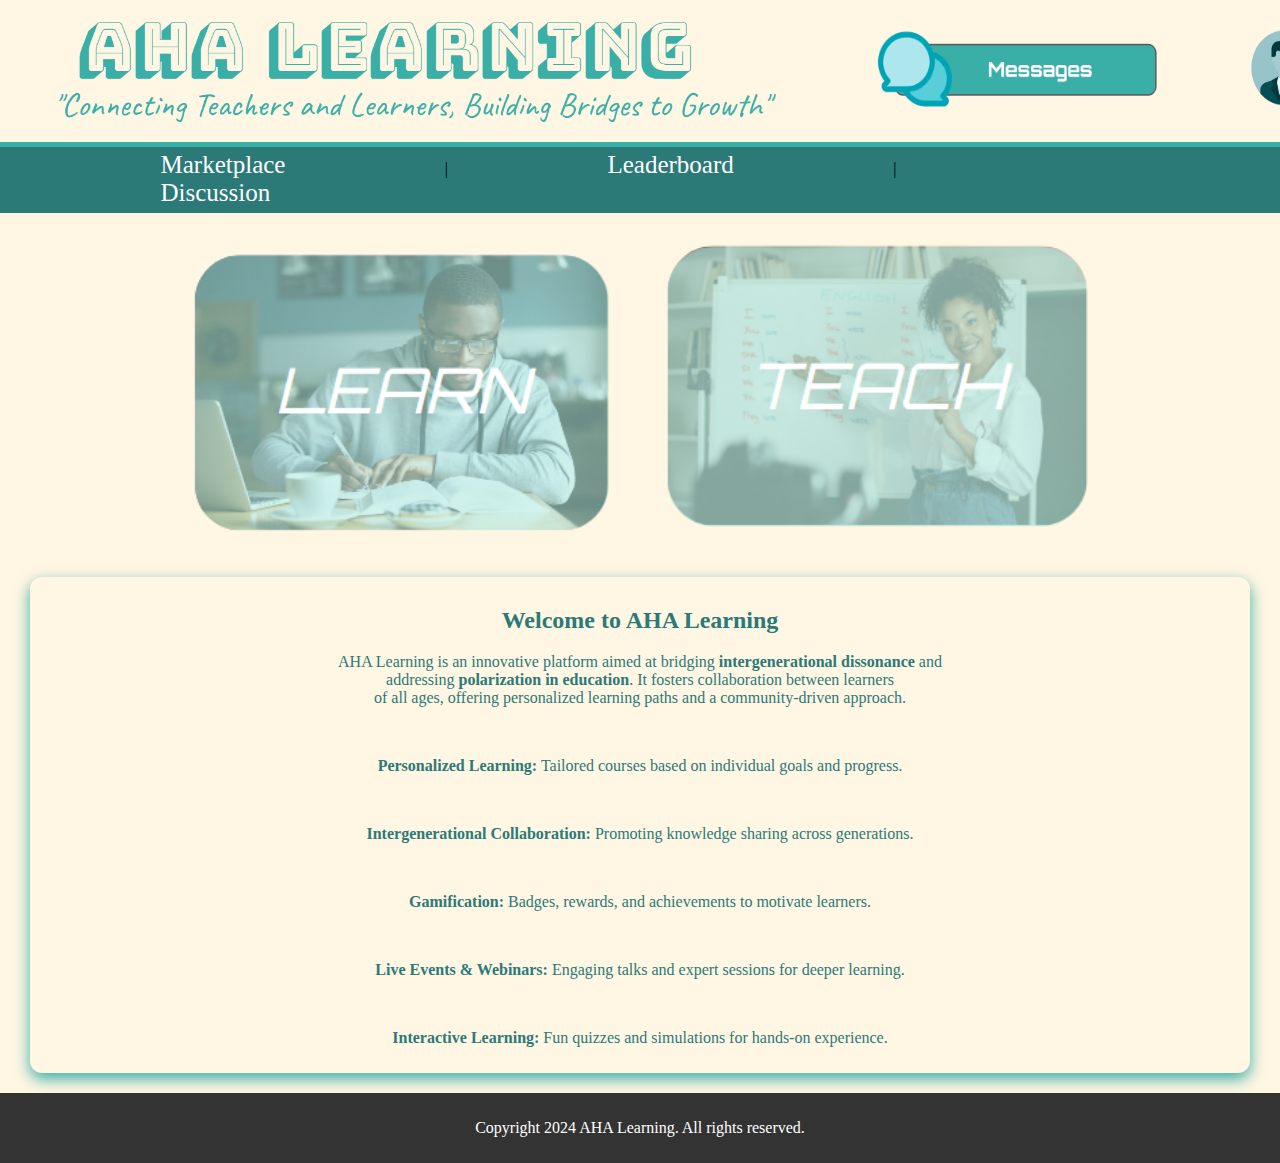
<file: index.html>
<!DOCTYPE html>
<html lang="en">
<head>
    <meta charset="UTF-8">
    <meta name="viewport" content="width=device-width, initial-scale=1.0">
    <title>AHA Learning || Homepage</title>
    <link href="styles.css" rel="stylesheet">

</head>
<body>
    <header>
        <div class="header-content">
            <div class="header-left">
                <a href="index.html"><img src="banlogo.png" alt="Logo" class="team-banner" style="width:750px; height:auto;"></a>       
            </div>

            <div class="header-right">
                <a href="messages.html"><img src="notis.png" alt="Logo" class="team-img" style="width:300px; height:90px;"></a>
            </div>

            <div class="header-right">
                <a href="about.html"><img src="profile.png" alt="Logo" class="team-img" style="width:80px; height:90px;"></a>
            </div>
        </div>
    </header>

    <nav>
        <a href="marketplace.html">Marketplace</a> |
        <a href="leader.html">Leaderboard</a> |
        <a href="disscussions.html">Discussion</a> 
    </nav>
    
    <div class="image-container">
        <a href="learning.html"><img src="learn.png" alt="Learn Image" style="width:450px; height:auto;"></a>
        <a href="teaching.html"><img src="teach.png" alt="Teach Image" style="width:450px; height:auto;"></a>
    </div>

    <div class="box">
        <h2 style="color: #2b7a78;">Welcome to AHA Learning</h2>
            <p style="color: #2b7a78;">AHA Learning is an innovative platform aimed at bridging <strong>intergenerational dissonance</strong> and <br>addressing <strong>polarization in education</strong>. It fosters collaboration between learners <br> of all ages, offering personalized learning paths and a community-driven approach.</p>
            <br>
            <p style="color: #2b7a78;"><strong>Personalized Learning:</strong> Tailored courses based on individual goals and progress.</p>
            <br>
            <p style="color: #2b7a78;"><strong>Intergenerational Collaboration:</strong> Promoting knowledge sharing across generations.</p>
            <br>
            <p style="color: #2b7a78;"><strong>Gamification:</strong> Badges, rewards, and achievements to motivate learners.</p>
            <br>
            <p style="color: #2b7a78;"><strong>Live Events & Webinars:</strong> Engaging talks and expert sessions for deeper learning.</p>
            <br>
            <p style="color: #2b7a78;"><strong>Interactive Learning:</strong> Fun quizzes and simulations for hands-on experience.</p>

    </div>

    <footer>
        <p>Copyright 2024 AHA Learning. All rights reserved.</p>
    </footer>
</body>
</html>
</file>
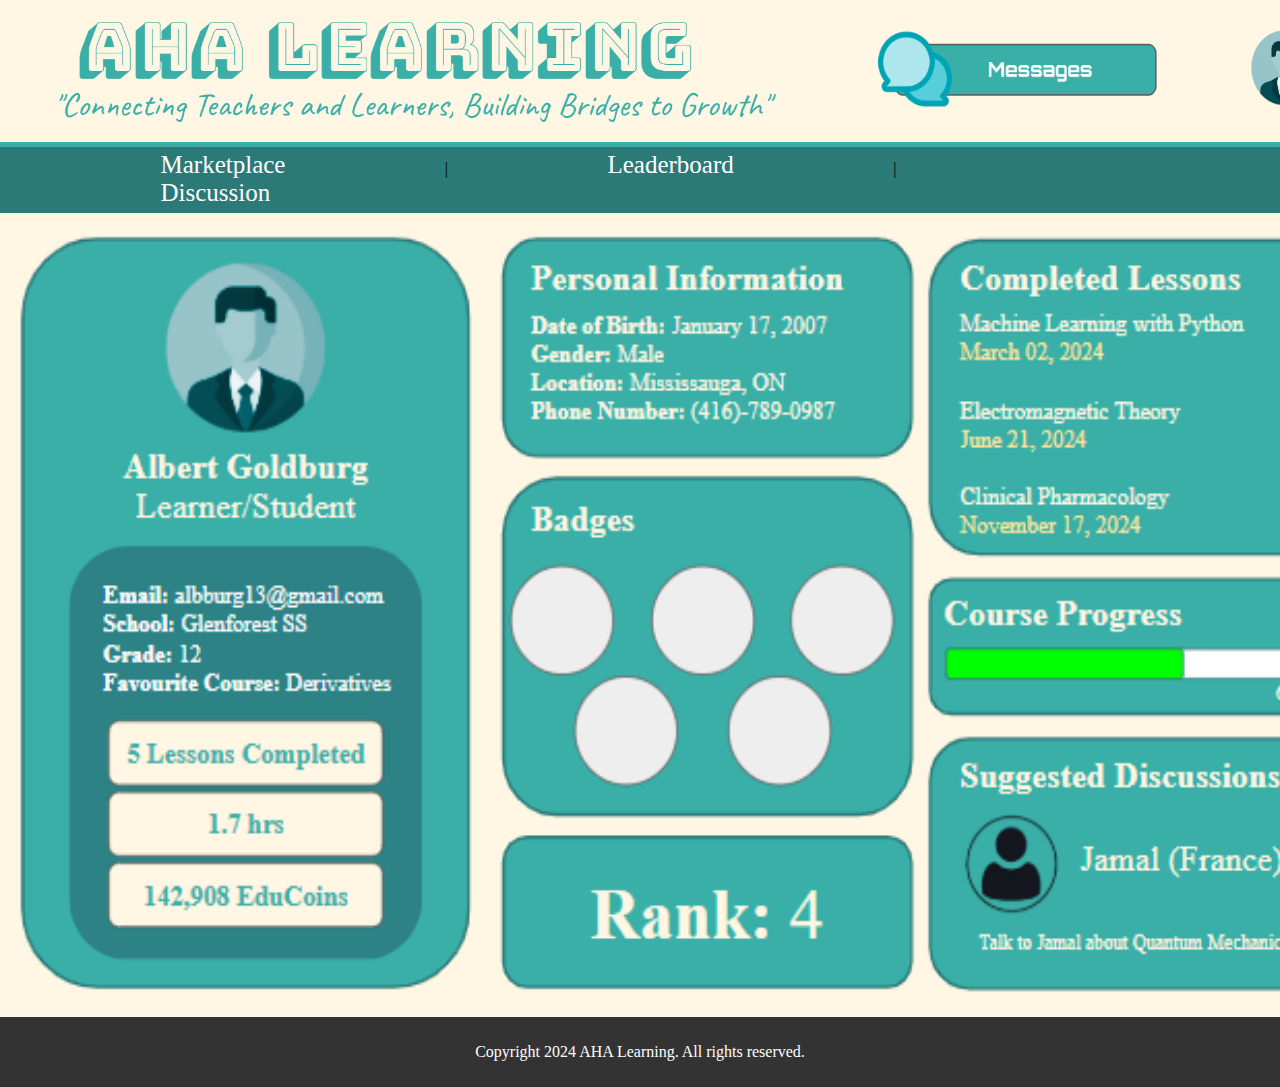
<file: about.html>
<!DOCTYPE html>
<html lang="en">
<head>
    <meta charset="UTF-8">
    <meta name="viewport" content="width=device-width, initial-scale=1.0">
    <title>AHA Learning || Profile Page
    </title>
    <link href="styles.css" rel="stylesheet">

</head>
<body>
    <header>
        <div class="header-content">
            <div class="header-left">
                <a href="index.html"><img src="banlogo.png" alt="Logo" class="team-banner" style="width:750px; height:auto;"></a>       
            </div>

            <div class="header-right">
                <a href="messages.html"><img src="notis.png" alt="Logo" class="team-img" style="width:300px; height:90px;"></a>
            </div>

            <div class="header-right">
                <a href="about.html"><img src="profile.png" alt="Logo" class="team-img" style="width:80px; height:90px;"></a>
            </div>
        </div>
    </header>

    <nav>
        <a href="marketplace.html">Marketplace</a> |
        <a href="leader.html">Leaderboard</a> |
        <a href="disscussions.html">Discussion</a> 
    </nav>

    <img src="profilepage.png" alt="leaderpage" style="width:1350px; height:800px;">

    <footer>
        <p>Copyright 2024 AHA Learning. All rights reserved.</p>
    </footer>
</body>
</html>
</file>
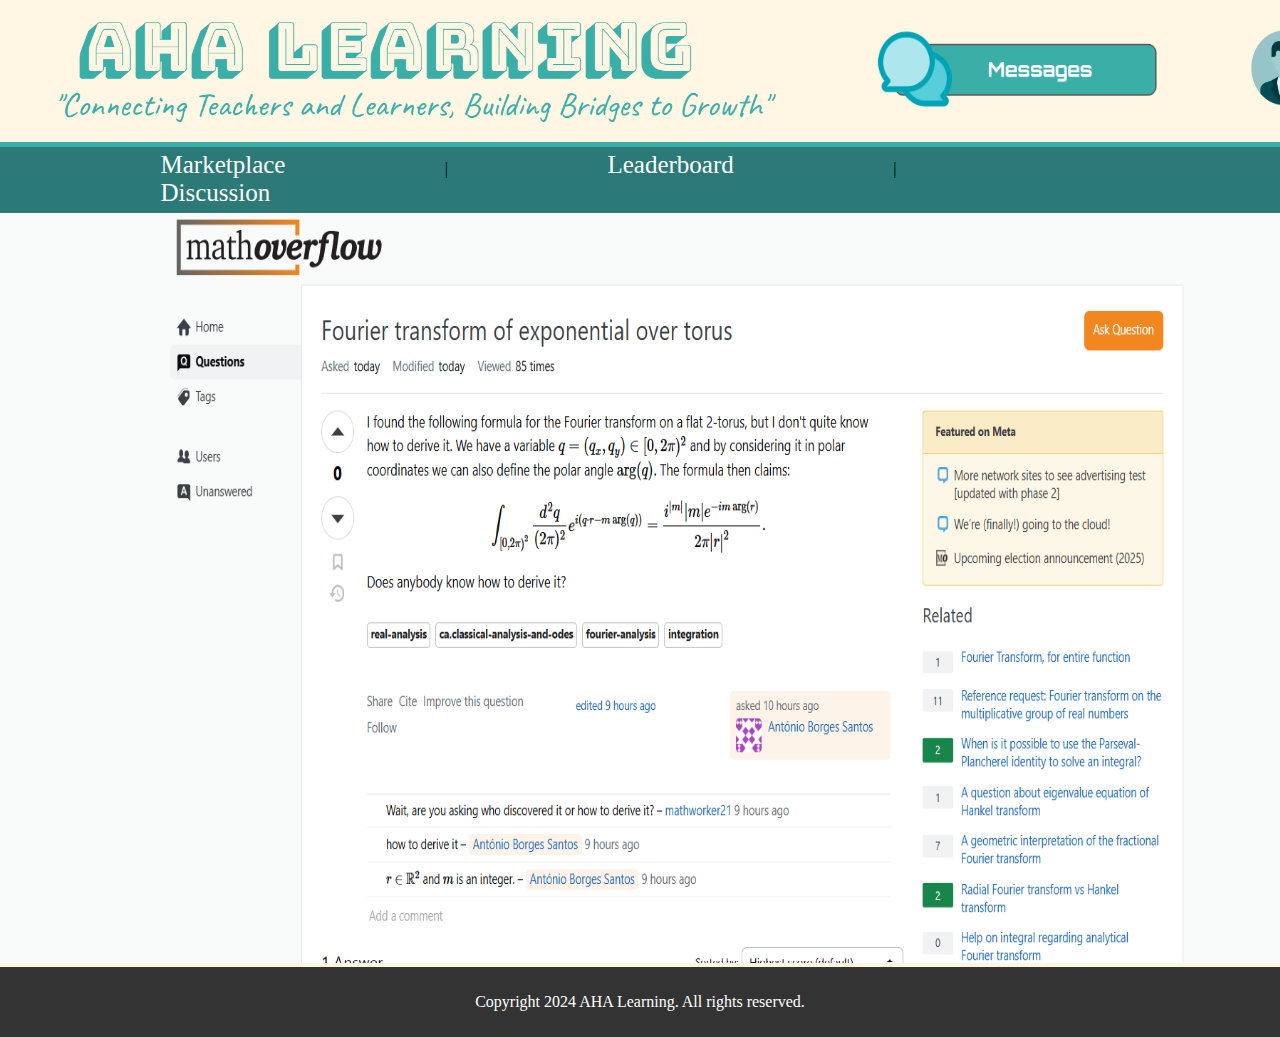
<file: disscussions.html>
<!DOCTYPE html>
<html lang="en">
<head>
    <meta charset="UTF-8">
    <meta name="viewport" content="width=device-width, initial-scale=1.0">
    <title>AHA Learning || Discussions</title>
    <link href="styles.css" rel="stylesheet">

</head>
<body>
    <header>
        <div class="header-content">
            <div class="header-left">
                <a href="index.html"><img src="banlogo.png" alt="Logo" class="team-banner" style="width:750px; height:auto;"></a>       
            </div>

            <div class="header-right">
                <a href="messages.html"><img src="notis.png" alt="Logo" class="team-img" style="width:300px; height:90px;"></a>
            </div>

            <div class="header-right">
                <a href="about.html"><img src="profile.png" alt="Logo" class="team-img" style="width:80px; height:90px;"></a>
            </div>
        </div>
    </header>

    <nav>
        <a href="marketplace.html">Marketplace</a> |
        <a href="leader.html">Leaderboard</a> |
        <a href="disscussions.html">Discussion</a> 
    </nav>

    <a href="https://mathoverflow.net/questions/483375/fourier-transform-of-exponential-over-torus"><img src="forum.png" alt="leaderpage" style="width:1350px; height:750px;"></a>

    <footer>
        <p>Copyright 2024 AHA Learning. All rights reserved.</p>
    </footer>
</body>
</html>
</file>
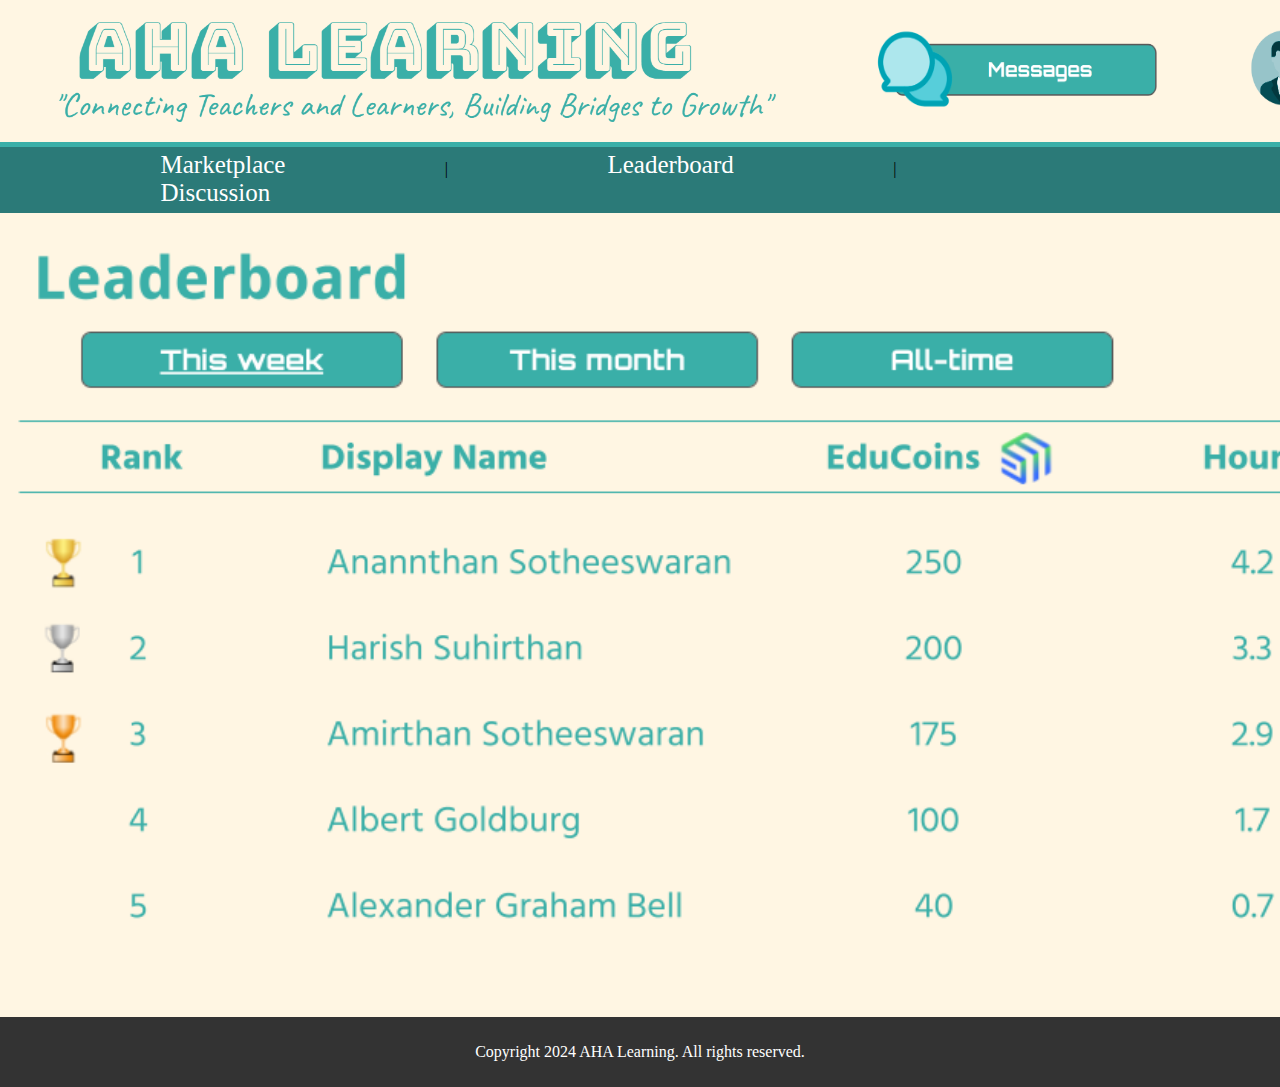
<file: leader.html>
<!DOCTYPE html>
<html lang="en">
<head>
    <meta charset="UTF-8">
    <meta name="viewport" content="width=device-width, initial-scale=1.0">
    <title>AHA Learning || Leaderboard</title>
    <link href="styles.css" rel="stylesheet">

</head>
<body>
    <header>
        <div class="header-content">
            <div class="header-left">
                <a href="index.html"><img src="banlogo.png" alt="Logo" class="team-banner" style="width:750px; height:auto;"></a>       
            </div>

            <div class="header-right">
                <a href="messages.html"><img src="notis.png" alt="Logo" class="team-img" style="width:300px; height:90px;"></a>
            </div>

            <div class="header-right">
                <a href="about.html"><img src="profile.png" alt="Logo" class="team-img" style="width:80px; height:90px;"></a>
            </div>
        </div>
    </header>

    <nav>
        <a href="marketplace.html">Marketplace</a> |
        <a href="leader.html">Leaderboard</a> |
        <a href="disscussions.html">Discussion</a> 
    </nav>

    <img src="leaderpage.png" alt="leaderpage" style="width:1470px; height:800px;">

    <footer>
        <p>Copyright 2024 AHA Learning. All rights reserved.</p>
    </footer>
</body>
</html>
</file>
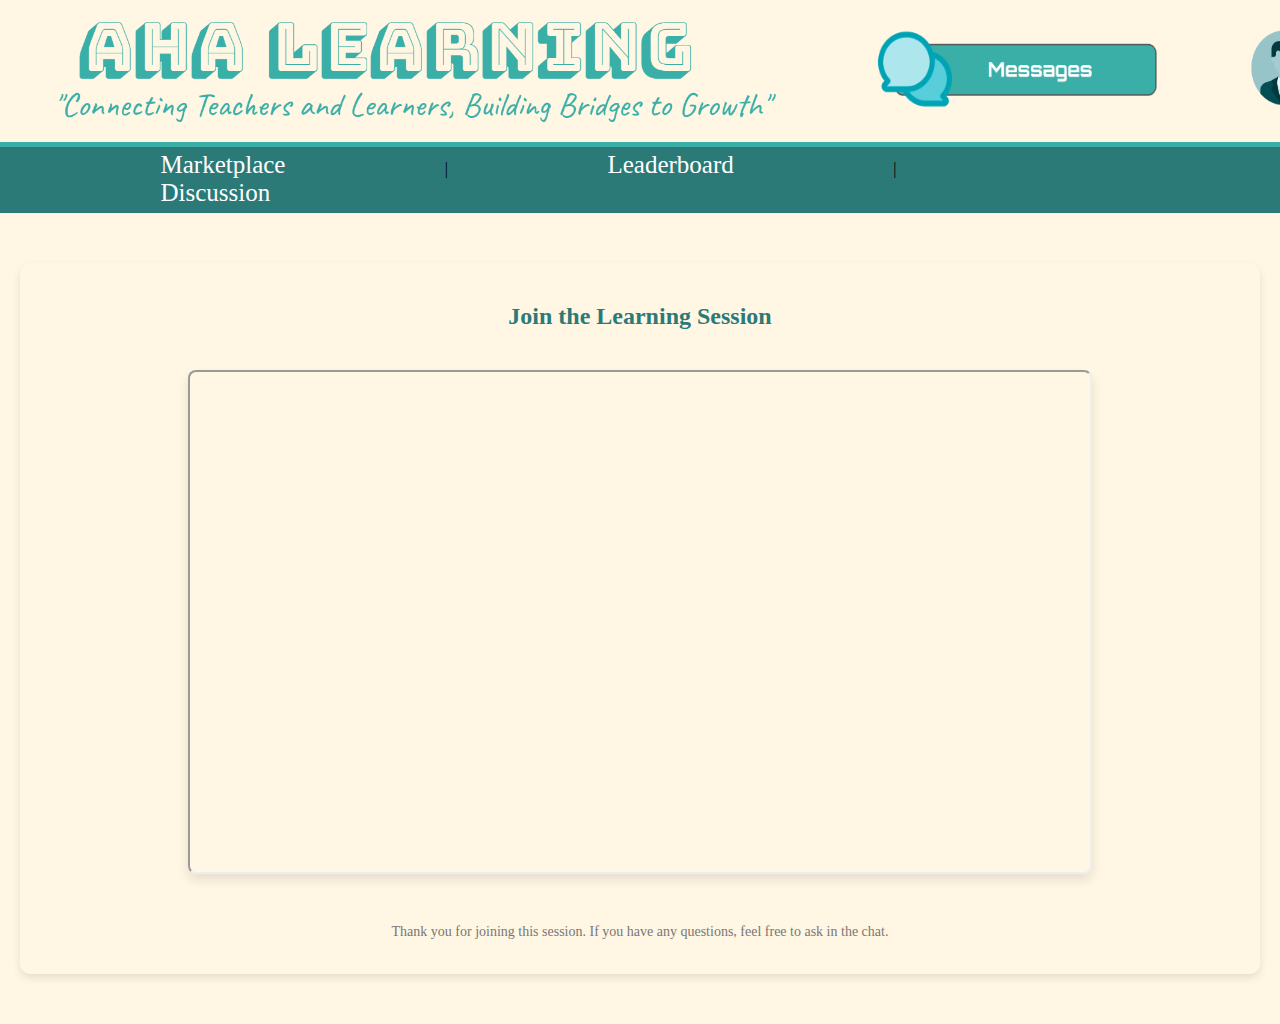
<file: learn.html>
<!DOCTYPE html>
<html lang="en">
<head>
    <meta charset="UTF-8">
    <meta name="viewport" content="width=device-width, initial-scale=1.0">
    <title>AHA Learning || Learn</title>
    <link href="styles.css" rel="stylesheet">

</head>
<body>
    <header>
        <div class="header-content">
            <div class="header-left">
                <a href="index.html"><img src="banlogo.png" alt="Logo" class="team-banner" style="width:750px; height:auto;"></a>       
            </div>

            <div class="header-right">
                <a href="messages.html"><img src="notis.png" alt="Logo" class="team-img" style="width:300px; height:90px;"></a>
            </div>

            <div class="header-right">
                <a href="about.html"><img src="profile.png" alt="Logo" class="team-img" style="width:80px; height:90px;"></a>
            </div>
        </div>
    </header>

    <nav>
        <a href="marketplace.html">Marketplace</a> |
        <a href="leader.html">Leaderboard</a> |
        <a href="disscussions.html">Discussion</a> 
    </nav>

    <div class="video-container">
        <h2>Join the Learning Session</h2>
        <div class="video-wrapper">
            <iframe src="https://www.youtube.com/embed/Y7e7UDVoGRo"
            title="Video Meeting"
            allow="accelerometer; autoplay; encrypted-media; gyroscope; picture-in-picture"
            allowfullscreen>
            </iframe>
        </div>

        <div class="video-footer">
            <p>Thank you for joining this session. If you have any questions, feel free to ask in the chat.</p>
        </div>
    </div>

</body>
</html>
</file>
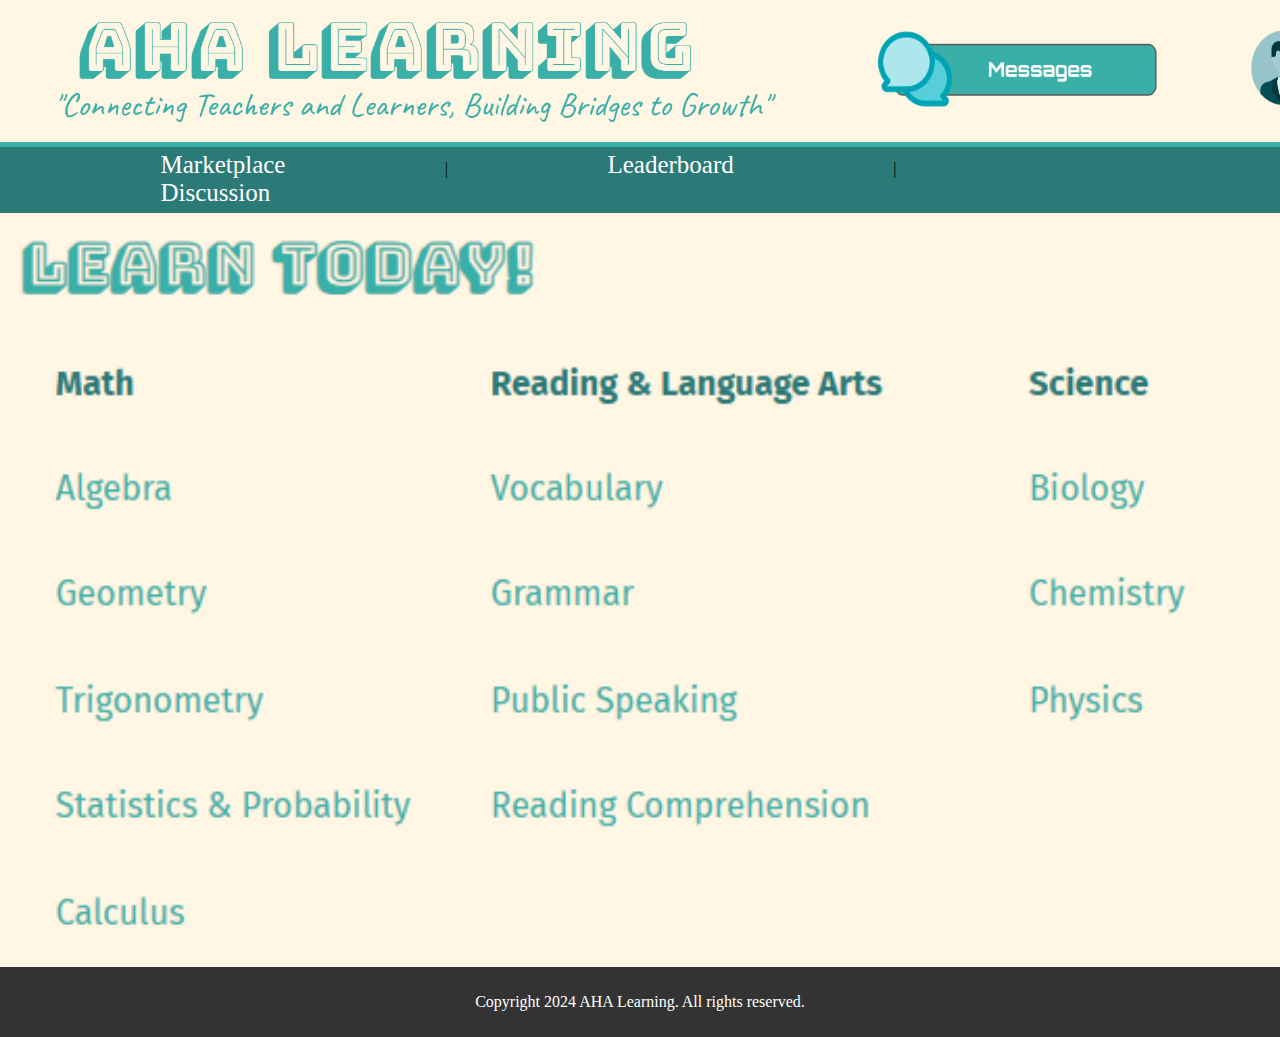
<file: learning.html>
<!DOCTYPE html>
<html lang="en">
<head>
    <meta charset="UTF-8">
    <meta name="viewport" content="width=device-width, initial-scale=1.0">
    <title>AHA Learning || Learn Subjects</title>
    <link href="styles.css" rel="stylesheet">

</head>
<body>
    <header>
        <div class="header-content">
            <div class="header-left">
                <a href="index.html"><img src="banlogo.png" alt="Logo" class="team-banner" style="width:750px; height:auto;"></a>       
            </div>

            <div class="header-right">
                <a href="messages.html"><img src="notis.png" alt="Logo" class="team-img" style="width:300px; height:90px;"></a>
            </div>

            <div class="header-right">
                <a href="about.html"><img src="profile.png" alt="Logo" class="team-img" style="width:80px; height:90px;"></a>
            </div>
        </div>
    </header>

    <nav>
        <a href="marketplace.html">Marketplace</a> |
        <a href="leader.html">Leaderboard</a> |
        <a href="disscussions.html">Discussion</a> 
    </nav>

    <a href ="learn.html"><img src="subjects.png" alt="leaderpage" style="width:1350px; height:750px;"></a>

    <footer>
        <p>Copyright 2024 AHA Learning. All rights reserved.</p>
    </footer>
</body>
</html>
</file>
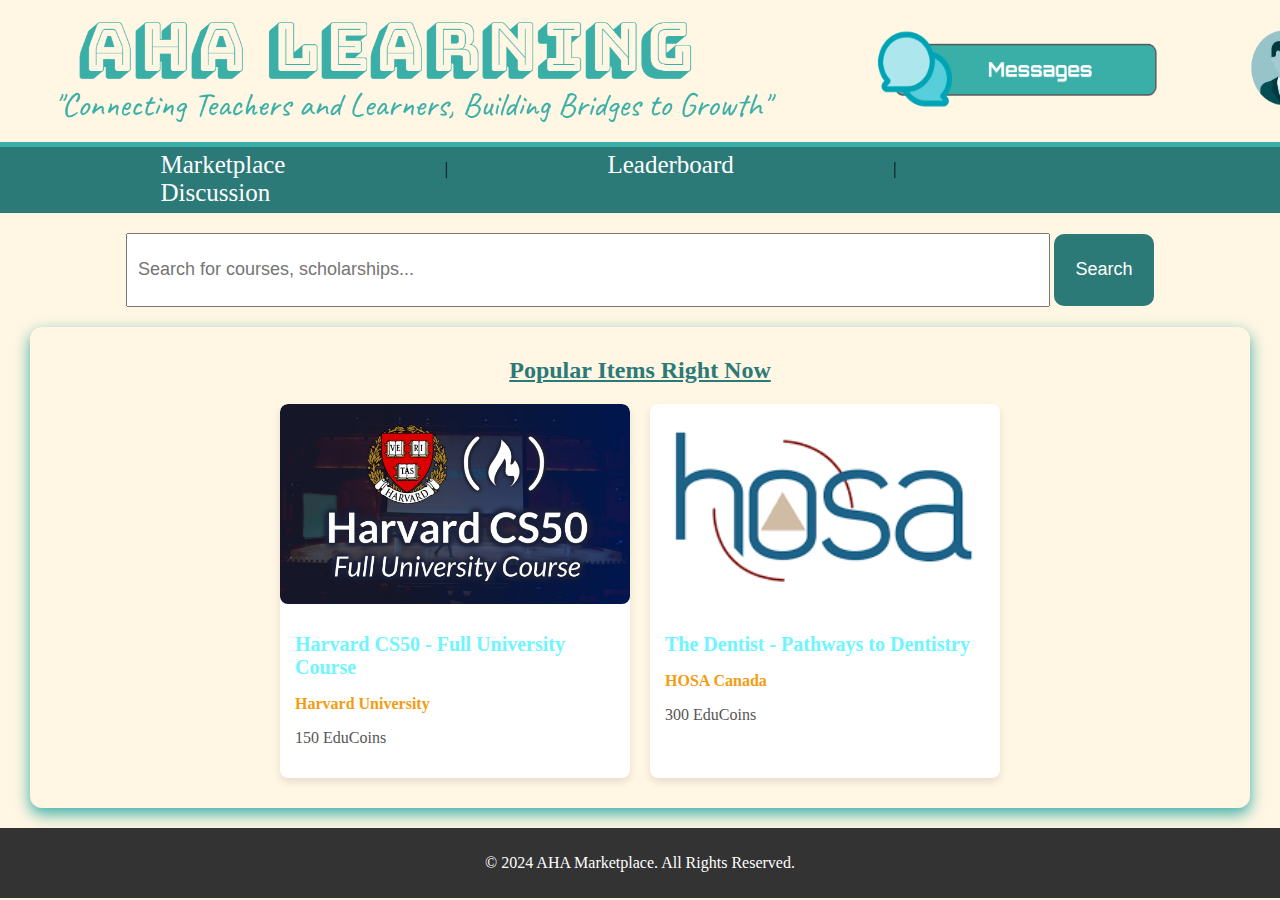
<file: marketplace.html>
<!DOCTYPE html>
<html lang="en">
<head>
    <meta charset="UTF-8">
    <meta name="viewport" content="width=device-width, initial-scale=1.0">
    <title>AHA Marketplace || Homepage</title>
    <link href="styles.css" rel="stylesheet">
</head>
<body>
    <header>
        <div class="header-content">
            <div class="header-left">
                <a href="index.html"><img src="banlogo.png" alt="Logo" class="team-banner" style="width:750px; height:auto;"></a>      
            </div>
            <div class="header-right">
                <a href="messages.html"><img src="notis.png" alt="Notifications" class="team-img" style="width:300px; height:90px;"></a>
            </div>
            <div class="header-right">
                <a href="about.html"><img src="profile.png" alt="Profile" class="team-img" style="width:80px; height:90px;"></a>
            </div>
        </div>
    </header>
    <nav>
        <a href="marketplace.html">Marketplace</a> |
        <a href="leader.html">Leaderboard</a> |
        <a href="disscussions.html">Discussion</a>
    </nav>
    
    <div class="search-container" style="text-align: center; margin: 20px 0;">
        <form action="/search" method="GET">
            <input type="text" name="query" placeholder="Search for courses, scholarships..." required style="padding: 10px; width: 900px; height: 50px; font-size: 18px;">
            <button type="submit" style="padding: 10px; height: 72px; width: 100px; border-radius: 10px; background-color: #2b7a78; color: white; border: none; font-size: 18px;">Search</button>
        </form>        
    </div>

    <div class="box">
        <h2 style="color: #2b7a78;"><u>Popular Items Right Now</u></h2>

        <div class="image-container">
            <div class="item">
                <a href="https://pll.harvard.edu/course/cs50-introduction-computer-science"><img src="harvard.jpg" alt="Harvard CS50" style="width:350px; height:200px;"></a>
                <div class="item-details">
                    <h3>Harvard CS50 - Full University Course</h3>
                    <p>Harvard University</p>
                    <p>150 EduCoins</p>
                </div>
            </div>

            <div class="item">
                <a href="https://hosacanada.org/home/2024-2025-workshops/"><img src="hosa.png" alt="Pathways to Dentistry" style="width:350px; height:200px;"></a>
                <div class="item-details">
                    <h3>The Dentist - Pathways to Dentistry</h3>
                    <p>HOSA Canada</p>
                    <p>300 EduCoins</p>
                </div>
            </div>
        </div>
    </div>

    <footer>
        <p>&copy; 2024 AHA Marketplace. All Rights Reserved.</p>
    </footer>

</body>
</html>
</file>
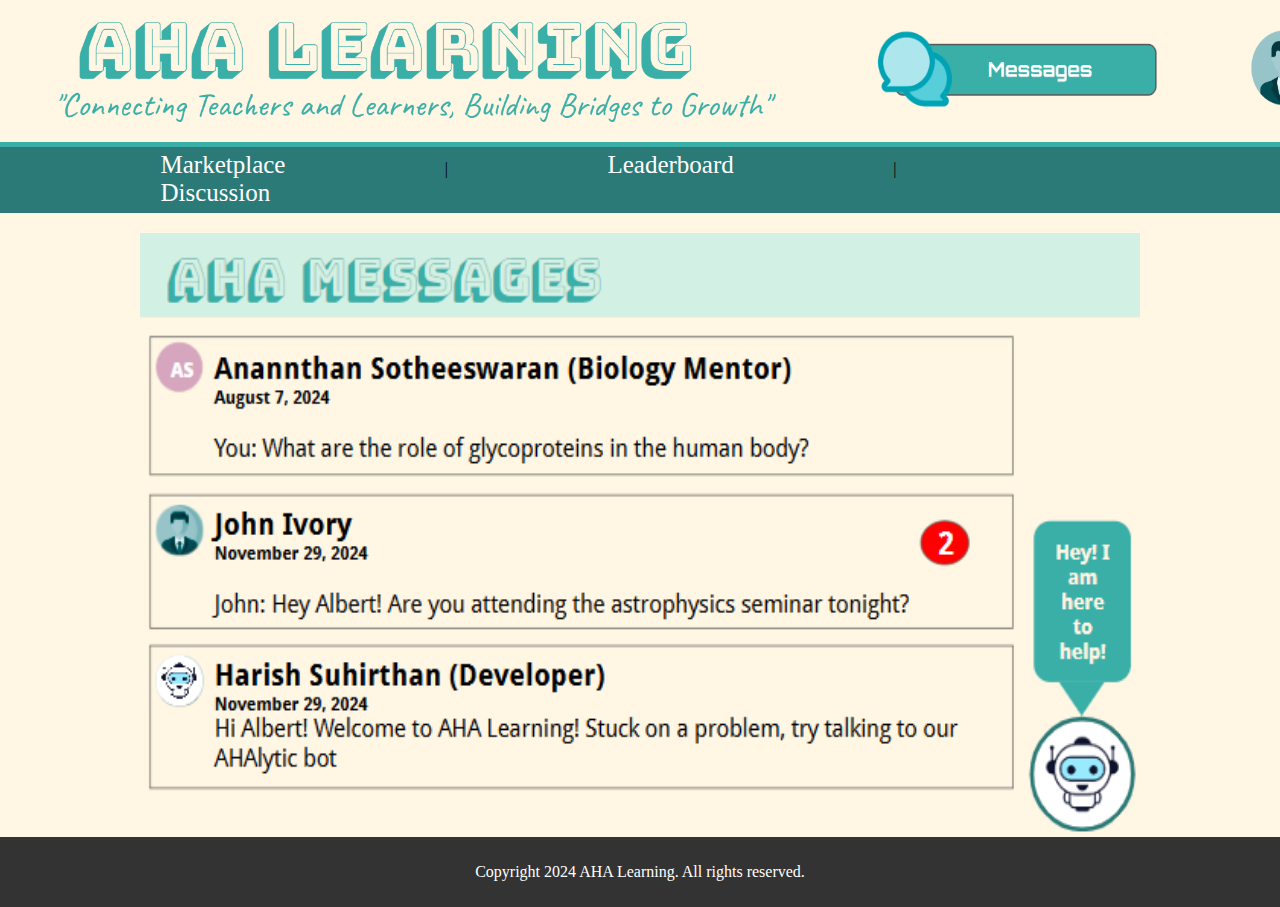
<file: messages.html>
<!DOCTYPE html>
<html lang="en">
<head>
    <meta charset="UTF-8">
    <meta name="viewport" content="width=device-width, initial-scale=1.0">
    <title>AHA Learning || Messages</title>
    <link href="styles.css" rel="stylesheet">

</head>
<body>
    <header>
        <div class="header-content">
            <div class="header-left">
                <a href="index.html"><img src="banlogo.png" alt="Logo" class="team-banner" style="width:750px; height:auto;"></a>       
            </div>

            <div class="header-right">
                <a href="messages.html"><img src="notis.png" alt="Logo" class="team-img" style="width:300px; height:90px;"></a>
            </div>

            <div class="header-right">
                <a href="about.html"><img src="profile.png" alt="Logo" class="team-img" style="width:80px; height:90px;"></a>
            </div>
        </div>
    </header>

    <nav>
        <a href="marketplace.html">Marketplace</a> |
        <a href="leader.html">Leaderboard</a> |
        <a href="disscussions.html">Discussion</a> 
    </nav>

    <div style="text-align: center; margin-top: 20px;">
        <img src="messages.png" alt="leaderpage" style="width:1000px; height:600px;">
    </div>
    
    <footer>
        <p>Copyright 2024 AHA Learning. All rights reserved.</p>
    </footer>
</body>
</html>
</file>
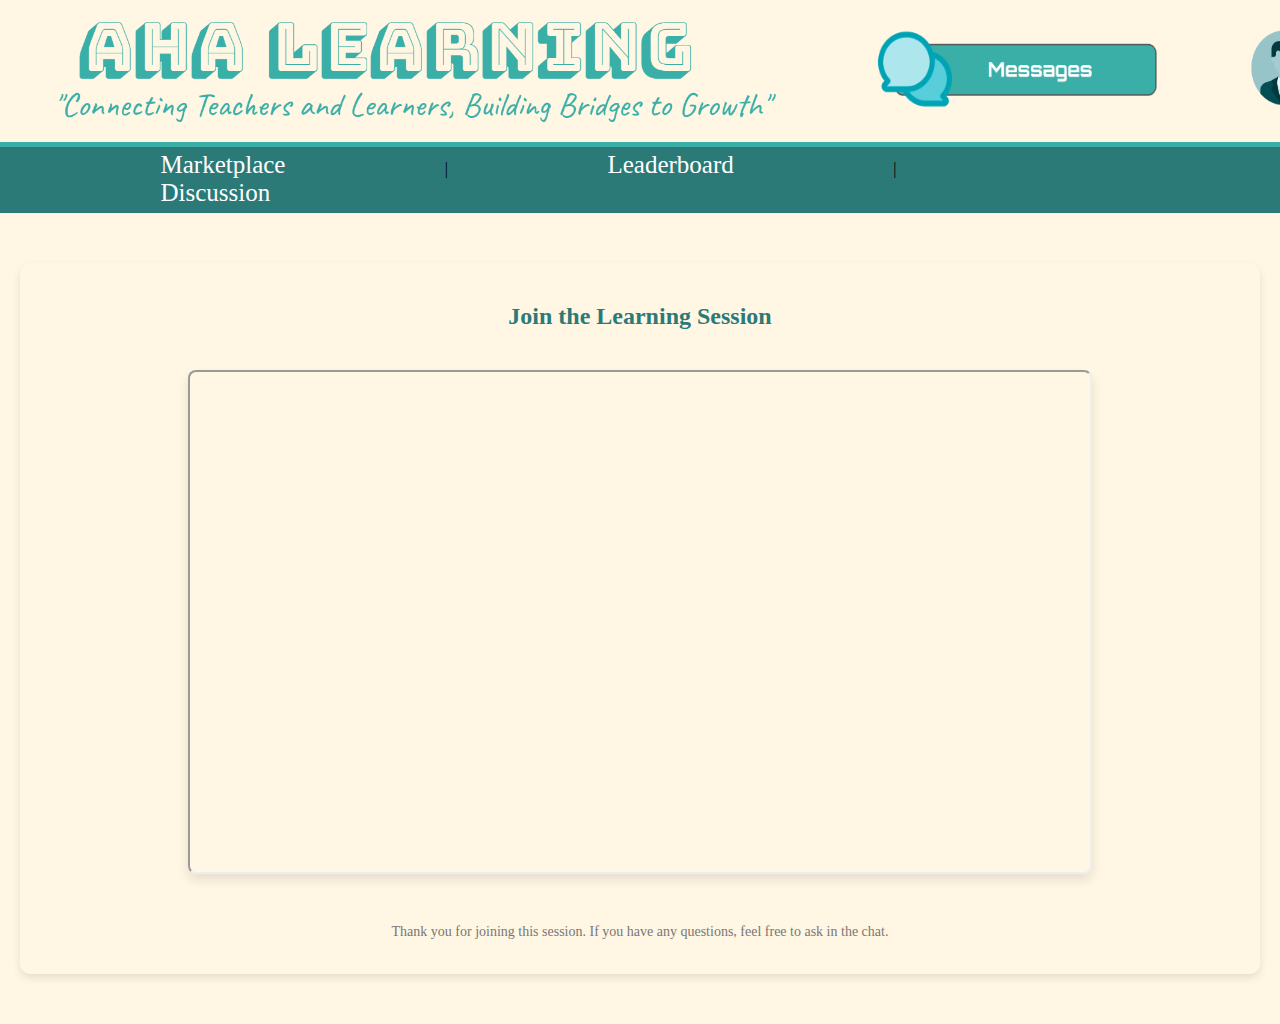
<file: teach.html>
<!DOCTYPE html>
<html lang="en">
<head>
    <meta charset="UTF-8">
    <meta name="viewport" content="width=device-width, initial-scale=1.0">
    <title>AHA Learning || Teach</title>
    <link href="styles.css" rel="stylesheet">

</head>
<body>
    <header>
        <div class="header-content">
            <div class="header-left">
                <a href="index.html"><img src="banlogo.png" alt="Logo" class="team-banner" style="width:750px; height:auto;"></a>       
            </div>

            <div class="header-right">
                <a href="messages.html"><img src="notis.png" alt="Logo" class="team-img" style="width:300px; height:90px;"></a>
            </div>

            <div class="header-right">
                <a href="about.html"><img src="profile.png" alt="Logo" class="team-img" style="width:80px; height:90px;"></a>
            </div>
        </div>
    </header>

    <nav>
        <a href="marketplace.html">Marketplace</a> |
        <a href="leader.html">Leaderboard</a> |
        <a href="disscussions.html">Discussion</a> 
    </nav>

    <div class="video-container">
        <h2>Join the Learning Session</h2>
        <div class="video-wrapper">
            <iframe src="https://www.youtube.com/embed/k3rRrl9J2F4"
            title="Video Meeting"
            allow="accelerometer; autoplay; encrypted-media; gyroscope; picture-in-picture"
            allowfullscreen>
            </iframe>
        </div>

        <div class="video-footer">
            <p>Thank you for joining this session. If you have any questions, feel free to ask in the chat.</p>
        </div>
    </div>

</body>
</html>
</file>
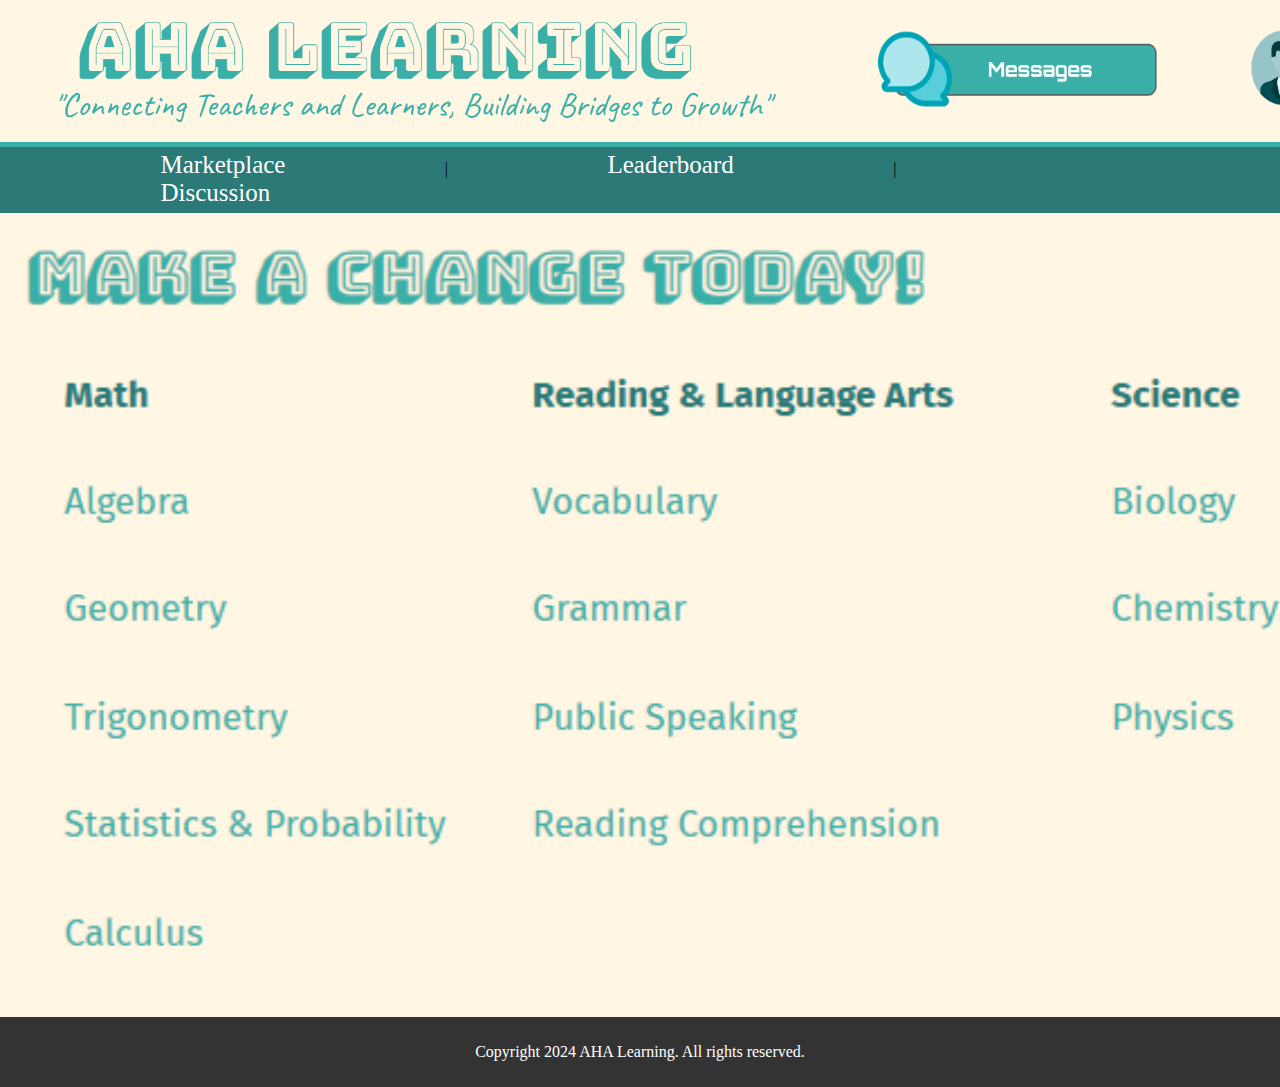
<file: teaching.html>
<!DOCTYPE html>
<html lang="en">
<head>
    <meta charset="UTF-8">
    <meta name="viewport" content="width=device-width, initial-scale=1.0">
    <title>AHA Learning || Teach Subjects</title>
    <link href="styles.css" rel="stylesheet">

</head>
<body>
    <header>
        <div class="header-content">
            <div class="header-left">
                <a href="index.html"><img src="banlogo.png" alt="Logo" class="team-banner" style="width:750px; height:auto;"></a>       
            </div>

            <div class="header-right">
                <a href="messages.html"><img src="notis.png" alt="Logo" class="team-img" style="width:300px; height:90px;"></a>
            </div>

            <div class="header-right">
                <a href="about.html"><img src="profile.png" alt="Logo" class="team-img" style="width:80px; height:90px;"></a>
            </div>
        </div>
    </header>

    <nav>
        <a href="marketplace.html">Marketplace</a> |
        <a href="leader.html">Leaderboard</a> |
        <a href="disscussions.html">Discussion</a> 
    </nav>

    <a href="teach.html"><img src="teachtopics.png" alt="leaderpage" style="width:1470px; height:800px;"></a>

    <footer>
        <p>Copyright 2024 AHA Learning. All rights reserved.</p>
    </footer>
</body>
</html>
</file>
<file: styles.css>
body {
    font-family: 'Times New Roman', Times, serif, sans-serif;
    margin: 0;
    padding: 0;
    background-color: #fff6e3;
}

header {
    background-color: #fff6e3;
    padding: 5px;
    border-bottom: 5px solid #3aafa8;
}

.header-content {
    display: flex;
    align-items: center;
}

.header-left img,
.header-right img {
    padding: 0px 38px;
    border-radius: 25px;
}

nav {
    background-color: #2b7a78;
    padding: 0.4%;
}

nav a {
    color: #ffffff;
    text-decoration: none;
    text-align: center;
    padding: 2% 2%;
    font-size: 25px; 
    background-color: #e61e1e00;
    border-radius: 8px;
    margin: 130px;
}

nav a:hover {
    color: #3aafa8;
}

.image-container {
    display: flex; 
    justify-content: center; 
    gap: 20px; 
    margin: 20px auto; 
    max-width: 1200px; 
}

.image-container img {
    width: 750px;
    height: auto;
    border-radius: 8px; 
}

.box {
    max-width: 1200px;
    margin: 20px auto;
    text-align: center;
    padding: 10px;
    border-radius: 12px;
    box-shadow: 0px 6px 15px #3aafa8;
}

.item {
    width: 350px;
    background-color: white;
    box-shadow: 0 4px 8px rgba(0, 0, 0, 0.1);
    border-radius: 8px;
    overflow: hidden;
    transition: transform 0.3s ease, box-shadow 0.3s ease;
}

.item img {
    width: 100%;
    height: 200px;
    object-fit: cover;
}

.item-details {
    padding: 15px;
    text-align: left;
}

.item-details h3 {
    font-size: 20px;
    color: #6ff5ff;
    margin: 10px 0;
}

.item-details p {
    font-size: 16px;
    color: #555;
}

.item-details p:nth-child(2) {
    font-weight: bold;
    color: #f39c12;
}

.item:hover {
    transform: translateY(-5px);
    box-shadow: 0 8px 16px rgba(0, 0, 0, 0.2);
}

.video-container {
    margin: 50px auto;
    max-width: 1200px;
    padding: 20px;
    background-color: #fff6e3;
    box-shadow: 0 4px 8px rgba(0, 0, 0, 0.1);
    border-radius: 10px;
}

.video-container h2 {
    text-align: center;
    color: #2b7a78;
}

.video-wrapper {
    display: flex;
    justify-content: center;
    align-items: center;
    padding: 20px;
}

.video-wrapper iframe {
    border-radius: 8px;
    box-shadow: 0px 6px 12px rgba(0, 0, 0, 0.1);
    width: 100%;
    height: 500px;
    max-width: 900px;
}

.video-footer {
    text-align: center;
    margin-top: 30px;
    font-size: 14px;
    color: #777;
}

footer {
    background-color: #333;
    color: #fff;
    text-align: center;
    padding: 10px;
}
</file>
